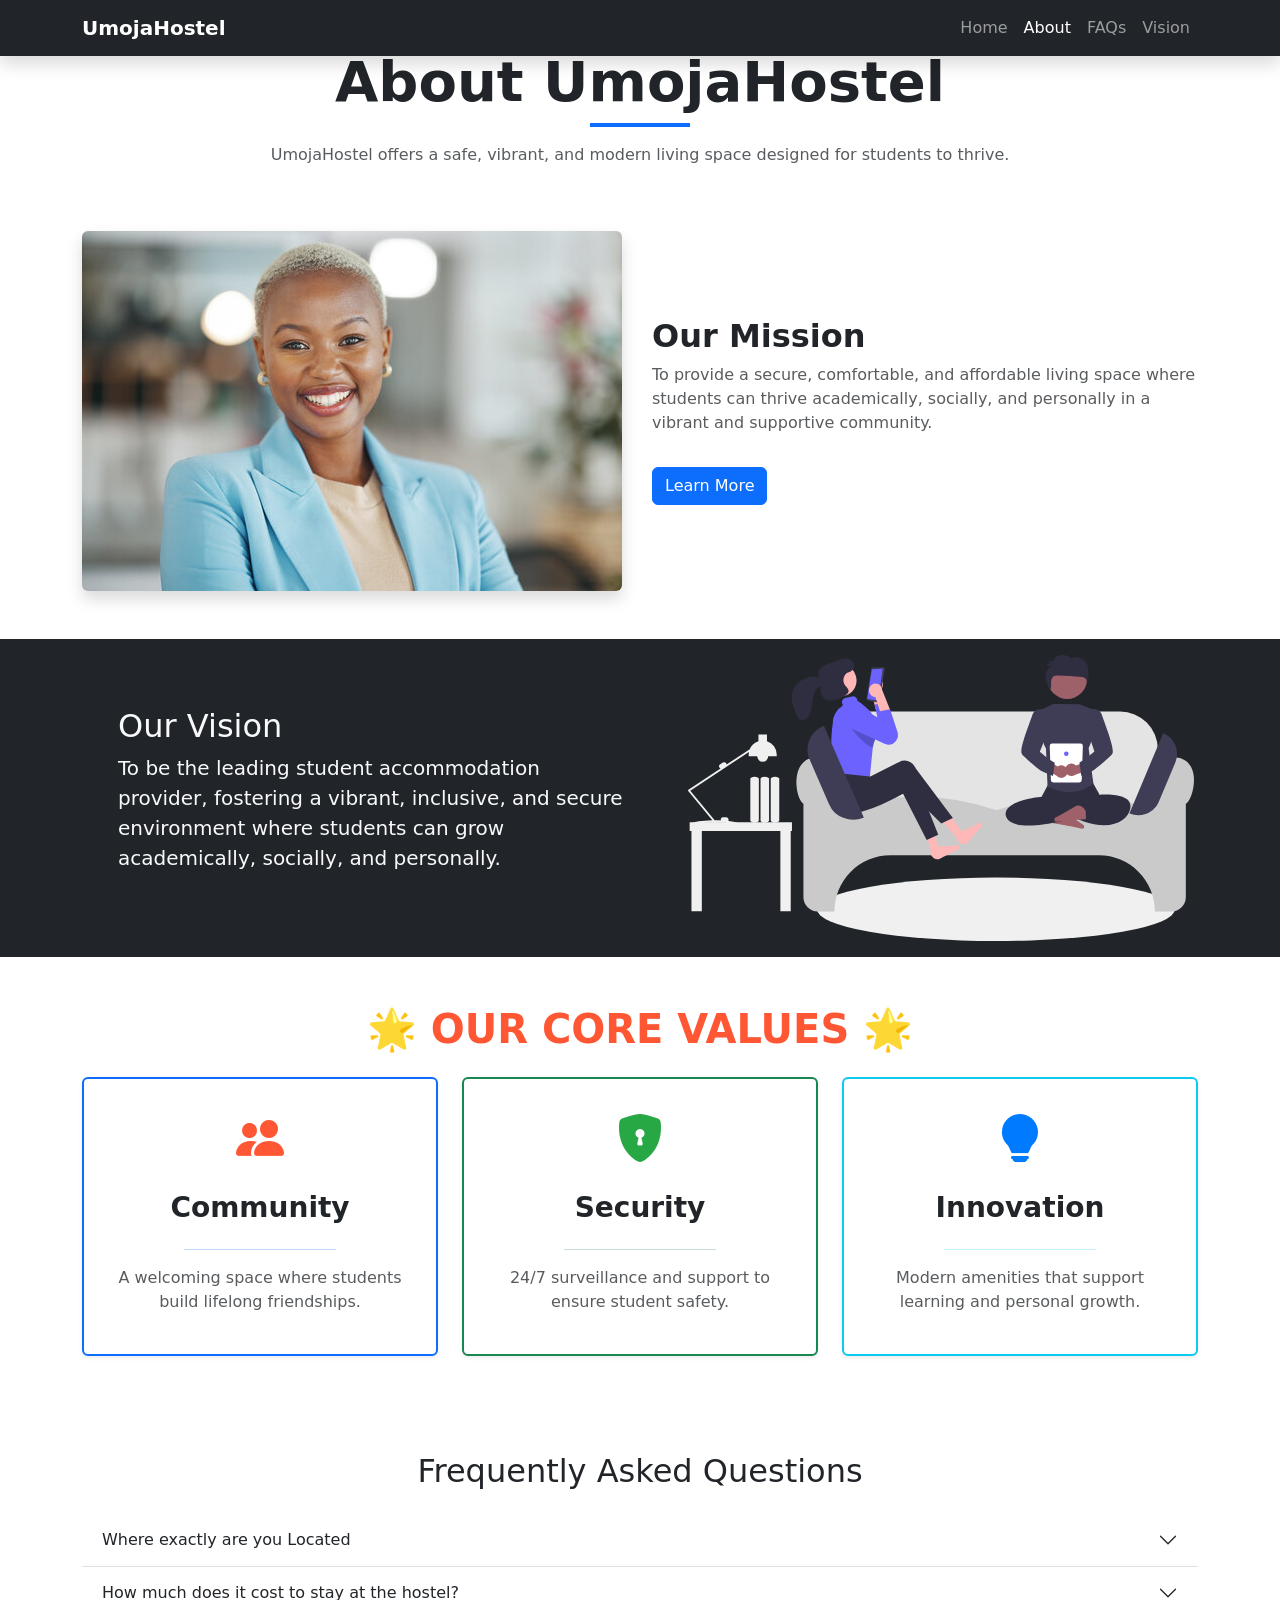
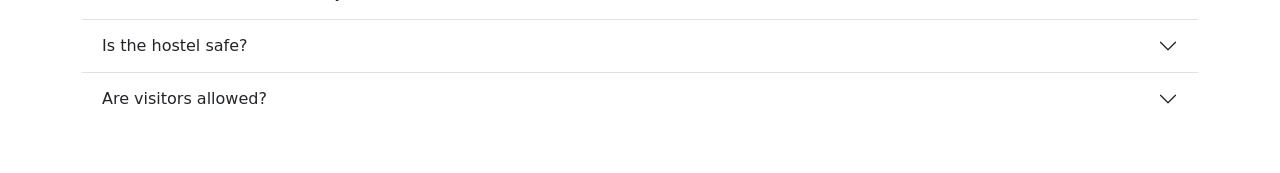
<file: about.html>
<!DOCTYPE html>
<html lang="en">
<head>
    <meta charset="UTF-8">
    <meta name="viewport" content="width=device-width, initial-scale=1.0">
    <title>About UmojaHostel</title>

    <link href="https://cdn.jsdelivr.net/npm/bootstrap@5.3.3/dist/css/bootstrap.min.css" rel="stylesheet" 
    integrity="sha384-QWTKZyjpPEjISv5WaRU9OFeRpok6YctnYmDr5pNlyT2bRjXh0JMhjY6hW+ALEwIH" crossorigin="anonymous">
    <link rel="stylesheet" href="css/about.css">

    <link rel="stylesheet" href="https://cdn.jsdelivr.net/npm/bootstrap-icons@1.3.0/font/bootstrap-icons.css">

</head>
<body>

    <!--NAVBAR-->

    <nav class="navbar navbar-expand-lg navbar-dark bg-dark fixed-top shadow">
        <div class="container">
            <a class="navbar-brand fw-bold" href="index.html">UmojaHostel</a>
            <button class="navbar-toggler" type="button" data-bs-toggle="collapse" data-bs-target="#navbarNav">
                <span class="navbar-toggler-icon"></span>
            </button>
            <div class="collapse navbar-collapse" id="navbarNav">
                <ul class="navbar-nav ms-auto">
                    <li class="nav-item"><a class="nav-link" href="index.html">Home</a></li>
                    <li class="nav-item"><a class="nav-link active" href="about.html">About</a></li>
                    <li class="nav-item"><a class="nav-link " href="#FAQs">FAQs</a></li>
                    <li class="nav-item"><a class="nav-link" href="#learnMore">Vision</a></li>
                </ul>
            </div>
        </div>
    </nav>
    

<!-- ABOUT SECTION -->
<section id="about" class="py-5">
    <div class="container">
       <div class="row text-center">
          <div class="col-12">
             <h1 class="display-4 fw-bold">About UmojaHostel</h1>
             <div class="line bg-primary mx-auto" style="width: 100px; height: 4px;"></div>
             <p class="text-muted mt-3">UmojaHostel offers a safe, vibrant, and modern living space designed for students to thrive.</p>
          </div>
       </div>

       <div class="row align-items-center mt-5">
          <div class="col-lg-6">
             <img src="images/logo.jpg" alt="Umoja Hostel" class="img-fluid rounded shadow">
          </div>

          <div class="col-lg-6">
            <h2 class="fw-bold">Our Mission</h2>
            <p class="text-muted">To provide a secure, comfortable, and affordable living space where students can thrive academically, socially, and personally in a vibrant and supportive community.</p>
            <a href="#learnMore" class="btn btn-primary mt-3">Learn More</a>

            
          </div>
       </div>
    </div>
</section>


<!--LEARN MORE-->
<section id="learnMore" class=" bg-dark text-light">
    <div class="container">
        <div class="row align-items-center justify-content-between">
            <div class="col-md p-5">
                <h2>Our Vision</h2>
                <p class="lead">
                    To be the leading student accommodation provider, fostering a vibrant, inclusive, and secure environment where students can grow academically, socially, and personally.
                </p>

                

              </div>
            <div class="col-md p-3">
                <img class="img-fluid  d-none d-sm-block" src="images/undraw_chilling_o2zv.svg">
            </div>
        </div>
    </div>

</section>


<section id="learnMore" class="py-5">
    <div class="container">
       
        <h2 class="fw-bold text-center mb-4" style="color: #ff5733; font-size: 2.5rem; text-transform: uppercase;">
            🌟 Our Core Values 🌟
        </h2>

        <div class="row g-4">
            <div class="col-md-4">
                <div class="card text-center p-4 shadow-sm border border-2 border-primary rounded">
                    <i class="bi bi-people-fill" style="font-size: 3rem; color: #ff5733;"></i>
                    <h3 class="fw-bold mt-3">Community</h3>
                    <hr class="w-50 mx-auto border-primary">
                    <p class="text-muted">A welcoming space where students build lifelong friendships.</p>
                </div>
            </div>
            <div class="col-md-4">
                <div class="card text-center p-4 shadow-sm border border-2 border-success rounded">
                    <i class="bi bi-shield-lock-fill" style="font-size: 3rem; color: #28a745;"></i>
                    <h3 class="fw-bold mt-3">Security</h3>
                    <hr class="w-50 mx-auto border-success">
                    <p class="text-muted">24/7 surveillance and support to ensure student safety.</p>
                </div>
            </div>
            <div class="col-md-4">
                <div class="card text-center p-4 shadow-sm border border-2 border-info rounded">
                    <i class="bi bi-lightbulb-fill" style="font-size: 3rem; color: #007bff;"></i>
                    <h3 class="fw-bold mt-3">Innovation</h3>
                    <hr class="w-50 mx-auto border-info">
                    <p class="text-muted">Modern amenities that support learning and personal growth.</p>
                </div>
            </div>
        </div>
    </div>
</section>


<!--QUESTIONS SECTION-->
<section  id="FAQs"class="p-5">
    <div class="container">
        <h2 class="text-center mb-4">Frequently Asked Questions</h2>
        <div class="accordion accordion-flush" id="questions">
            <!--ITEM ONE-->
            <div class="accordion-item">
              <h2 class="accordion-header">
                <button class="accordion-button collapsed" type="button" data-bs-toggle="collapse" data-bs-target="#question-one" >
                  Where exactly are you Located
                </button>
              </h2>
              <div id="question-one" class="accordion-collapse collapse" data-bs-parent="#accordionFlushExample">
                <div class="accordion-body">
                    UmojaHostel is conveniently located in Kenya close to major universities, shopping centers, and public transport routes
                </div>
              </div>
            </div>
            <!--ITEM TWO-->
            <div class="accordion-item">
                <h2 class="accordion-header">
                  <button class="accordion-button collapsed" type="button" data-bs-toggle="collapse" data-bs-target="#question-two" >
                    How much does it cost to stay at the hostel?
                  </button>
                </h2>
                <div id="question-two" class="accordion-collapse collapse" data-bs-parent="#accordionFlushExample">
                  <div class="accordion-body">
                    The cost depends on package option, covering accommodation, utilities, and Wi-Fi.
                  </div>
                </div>
              </div>
            <!--ITEM THREE-->
            <div class="accordion-item">
                <h2 class="accordion-header">
                  <button class="accordion-button collapsed" type="button" data-bs-toggle="collapse" data-bs-target="#question-three" >
                    Is the hostel safe?
                  </button>
                </h2>
                <div id="question-three" class="accordion-collapse collapse" data-bs-parent="#accordionFlushExample">
                  <div class="accordion-body">
                    Yes, we have 24/7 security, CCTV cameras, and an access control system.
                  </div>
                </div>
              </div>


              <!--ITEM FOUR-->
          <div class="accordion-item">
            <h2 class="accordion-header">
              <button class="accordion-button collapsed" type="button" data-bs-toggle="collapse" data-bs-target="#question-four" >
                Are visitors allowed?
              </button>
            </h2>
            <div id="question-four" class="accordion-collapse collapse" data-bs-parent="#accordionFlushExample">
              <div class="accordion-body">
                Yes, visitors are allowed from 8 AM – 9 PM, but overnight stays are not permitted.
              </div>
            </div>
          </div>
          </div>

          
      </div>
    </div>
</section>





<script src="https://cdn.jsdelivr.net/npm/bootstrap@5.3.3/dist/js/bootstrap.bundle.min.js"
 integrity="sha384-YvpcrYf0tY3lHB60NNkmXc5s9fDVZLESaAA55NDzOxhy9GkcIdslK1eN7N6jIeHz" crossorigin="anonymous"></script>
</body>
</html>
</file>
<file: css/about.css>
.section-title{
    margin-top: 60px;
}

.section-title .line{
    width: 60px;
    height: 4px;
    margin-top: 16px;
    margin-right: auto;
    margin-bottom: 24px;
    margin-left: auto;
    background-color: rgb(57, 9, 102);
    

}
.section-title p{
    max-width: 500px;
    
    margin-left: auto;
    margin-right: auto;
}
</file>
